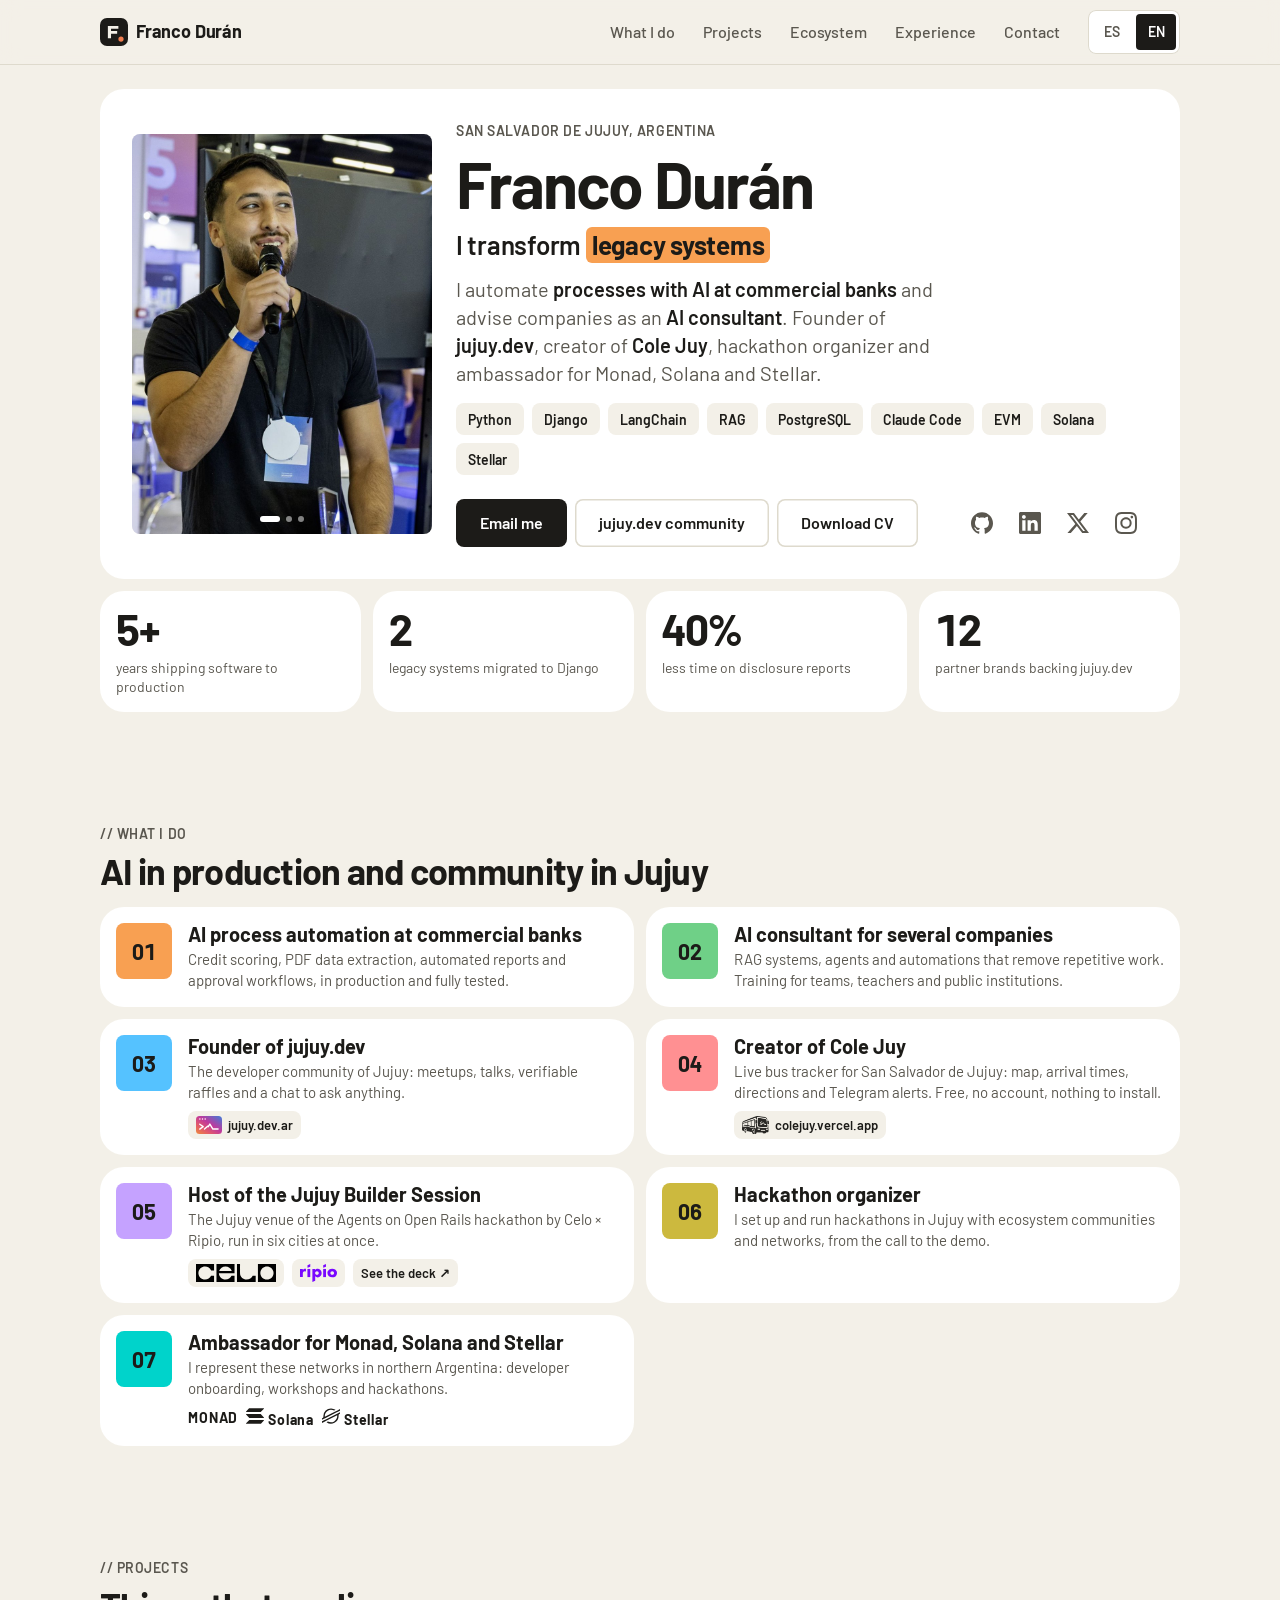
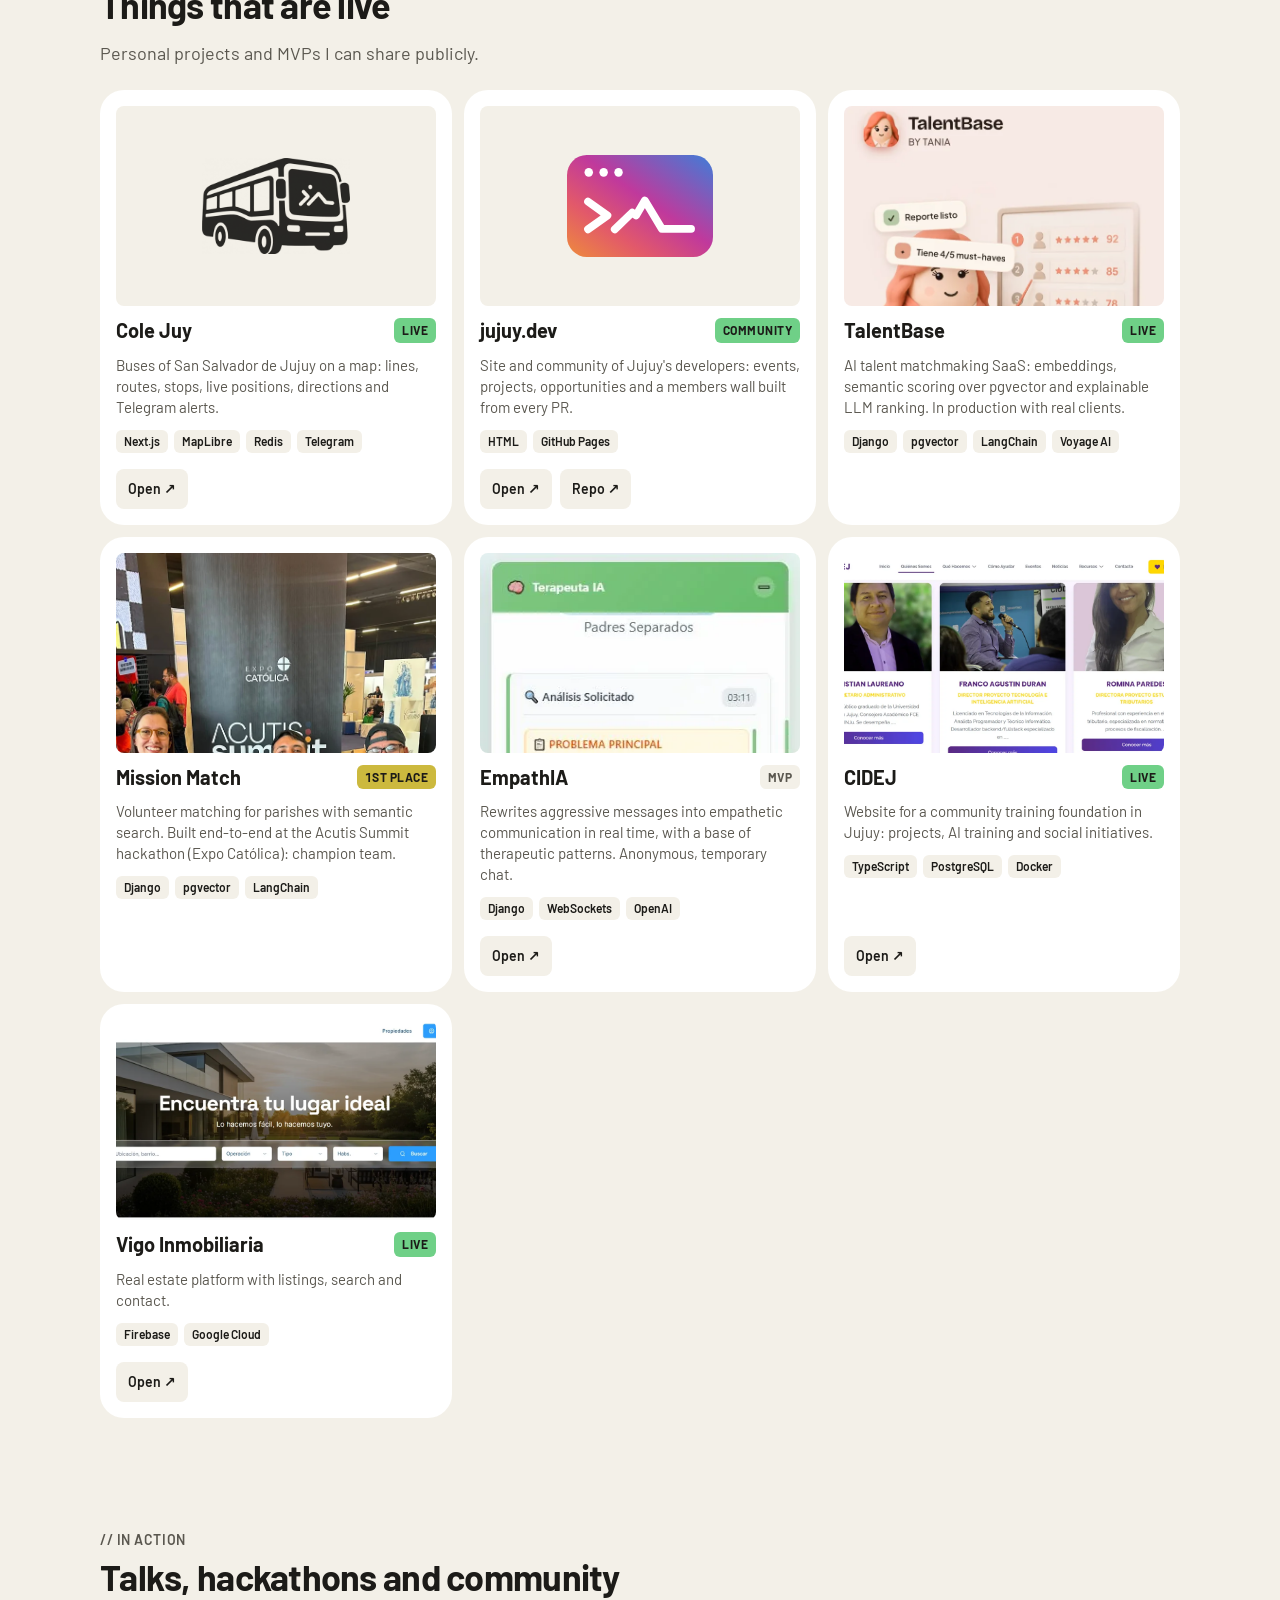
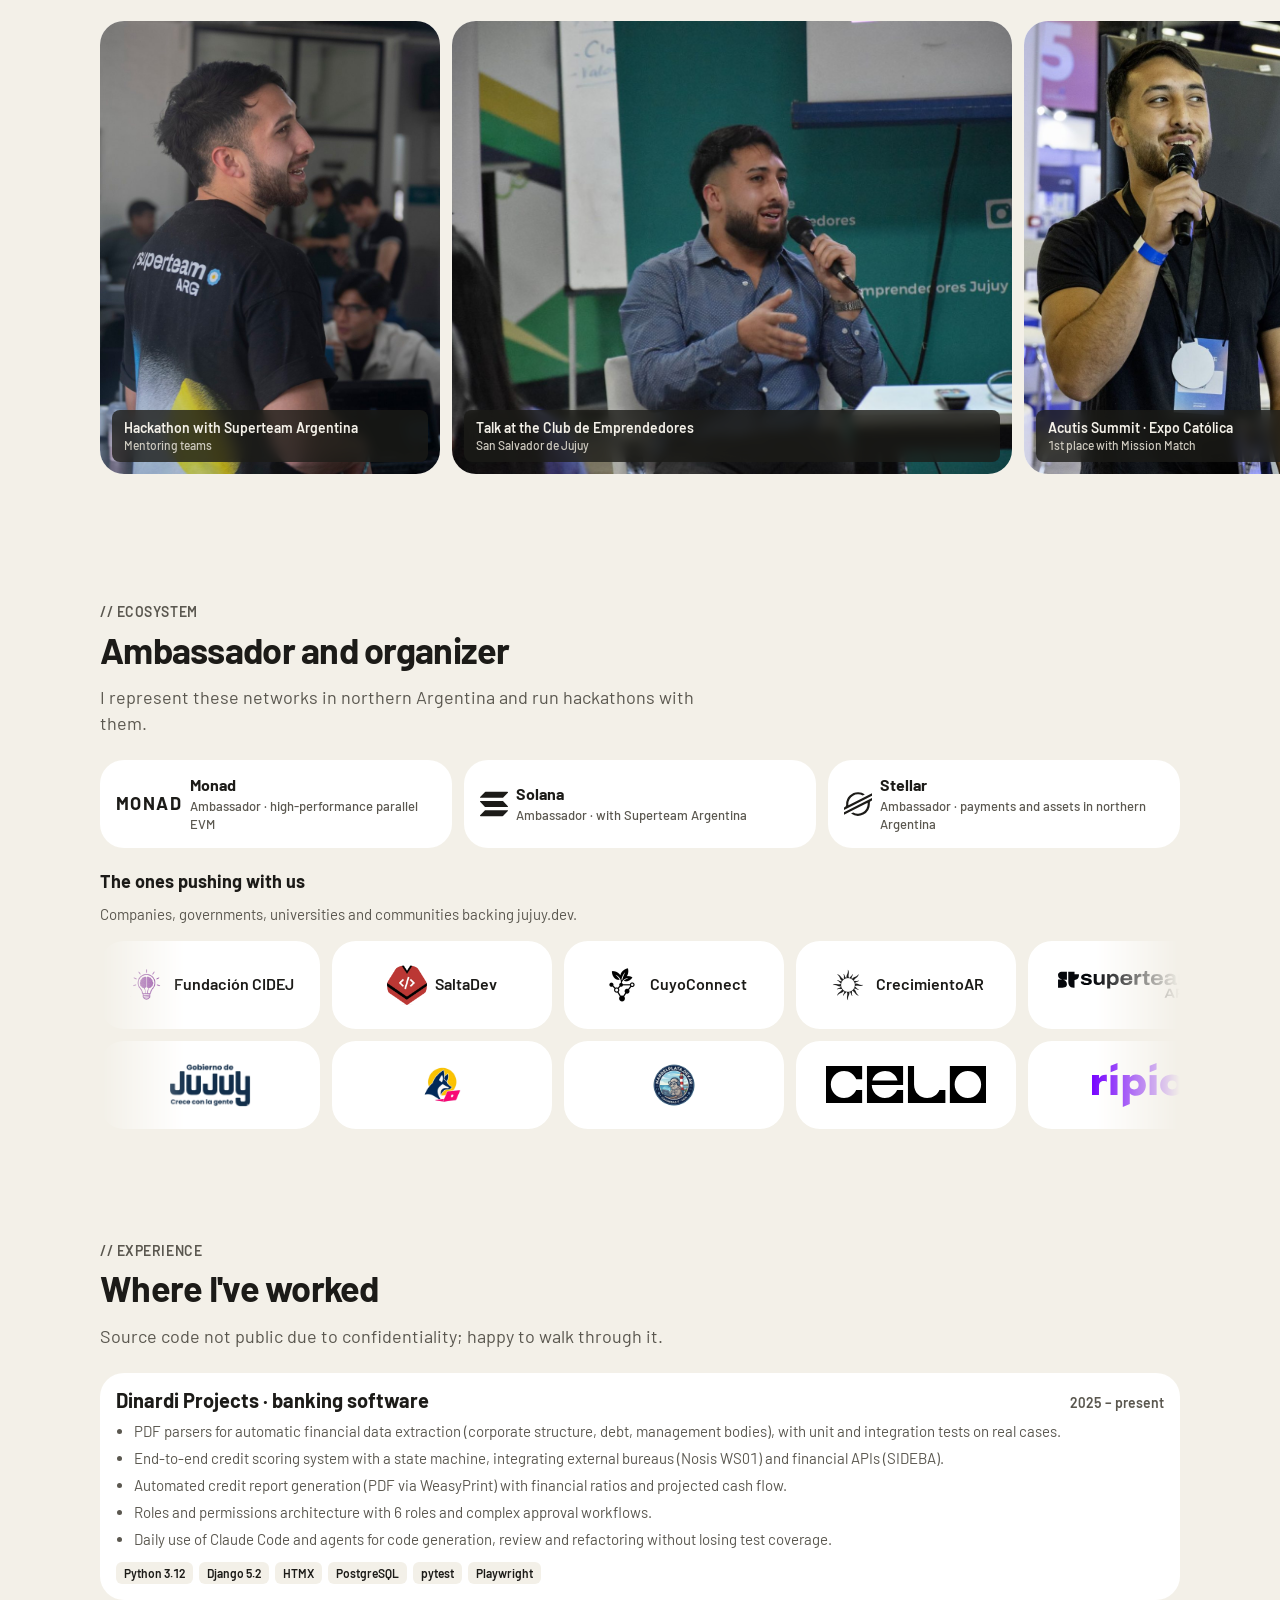
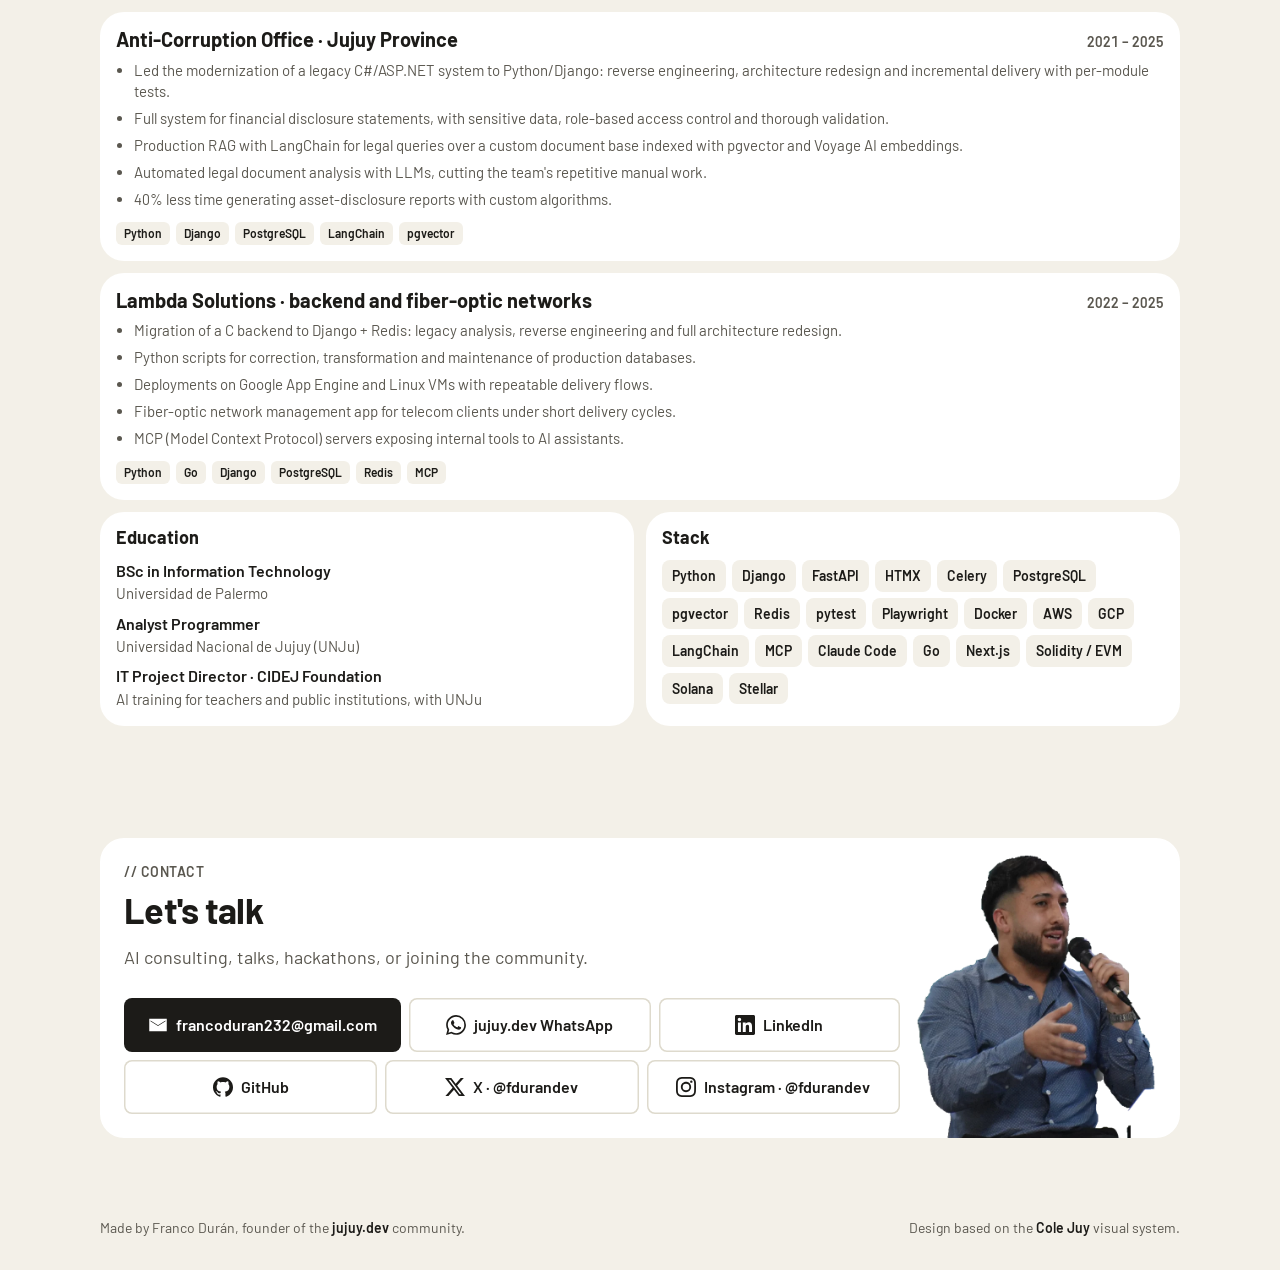
<file: index.html>
<!doctype html>
<html lang="es">
<head>
<meta charset="utf-8">
<meta name="viewport" content="width=device-width, initial-scale=1">
<title>Franco Durán · IA, bancos y comunidad en Jujuy</title>
<meta name="description" content="Franco Durán: automatización de procesos con IA en bancos comerciales, consultor de IA, fundador de jujuy.dev, creador de Cole Juy, organizador de hackathons y embajador de Monad, Solana y Stellar.">
<meta property="og:title" content="Franco Durán">
<meta property="og:description" content="IA en bancos, consultor de IA, fundador de jujuy.dev y creador de Cole Juy.">
<meta property="og:image" content="https://francoduran23.github.io/francoduran/assets/franco.jpg">
<meta property="og:type" content="website">
<meta name="theme-color" content="#f3f0e8" media="(prefers-color-scheme: light)">
<meta name="theme-color" content="#171714" media="(prefers-color-scheme: dark)">
<link rel="icon" href="data:image/svg+xml,<svg xmlns='http://www.w3.org/2000/svg' viewBox='0 0 32 32'><rect width='32' height='32' rx='8' fill='%231c1b18'/><path d='M9 23V9h12v3.2h-8.4v2.6h7v3.1h-7V23z' fill='%23f3f0e8'/><circle cx='24' cy='24' r='3' fill='%23ef7d4f'/></svg>">
<link rel="preload" href="fonts/barlow-latin-700-normal.woff2" as="font" type="font/woff2" crossorigin>
<link rel="stylesheet" href="styles.css?v=3">
</head>
<body>

<header class="top">
  <div class="wrap">
    <a class="logo" href="#inicio" aria-label="Franco Durán">
      <svg viewBox="0 0 32 32" aria-hidden="true"><rect width="32" height="32" rx="8" fill="currentColor"/><path d="M9 23V9h12v3.2h-8.4v2.6h7v3.1h-7V23z" fill="var(--ground)"/><circle cx="24" cy="24" r="3" fill="var(--mark)"/></svg>
      <span>Franco Durán</span>
    </a>
    <nav class="nav" aria-label="Secciones">
      <a href="#hago" data-t="nav.do">Lo que hago</a>
      <a href="#proyectos" data-t="nav.projects">Proyectos</a>
      <a href="#ecosistema" data-t="nav.eco">Ecosistema</a>
      <a href="#experiencia" data-t="nav.work">Experiencia</a>
      <a href="#contacto" data-t="nav.contact">Contacto</a>
    </nav>
    <div class="seg" role="group" aria-label="Idioma">
      <button data-lang="es" aria-pressed="true">ES</button>
      <button data-lang="en" aria-pressed="false">EN</button>
    </div>
  </div>
</header>

<main id="inicio">
  <section class="hero">
    <div class="wrap">
      <div class="panel">
        <div class="photo" id="hero-photos">
          <img class="on" src="assets/franco.jpg" alt="Franco Durán hablando con micrófono en un evento" width="890" height="1200">
          <img src="assets/franco-superteam.jpg" alt="Franco Durán con la remera de Superteam Argentina en un hackathon" width="900" height="1200" loading="lazy">
          <img src="assets/franco-charla.jpg" alt="Franco Durán dando una charla en el Club de Emprendedores de Jujuy" width="899" height="1200" loading="lazy">
          <div class="photo-dots" aria-hidden="true"><i class="on"></i><i></i><i></i></div>
        </div>
        <div>
          <p class="eyebrow" data-t="hero.eyebrow">San Salvador de Jujuy, Argentina</p>
          <h1 class="split" aria-label="Franco Durán"><span>Franco</span> <span>Durán</span></h1>
          <p class="rotator" aria-live="polite"><span data-t="hero.rotPrefix">Transformo</span> <span class="rot" id="rot"><b>sistemas legacy</b></span></p>
          <p class="role" data-t="hero.role"></p>
          <div class="tags" id="hero-tags"></div>
          <div class="cta">
            <a class="button primary" href="mailto:francoduran232@gmail.com" data-t="hero.write">Escribime</a>
            <a class="button" href="https://chat.whatsapp.com/Bj1KKgjcLue2FOVuX8osmq" target="_blank" rel="noopener" data-t="hero.community">Comunidad jujuy.dev</a>
            <a class="button" id="cv-link" href="cv/Franco-Duran-CV-ES.pdf" target="_blank" rel="noopener" data-t="hero.cv">Descargar CV</a>
            <div class="social" id="hero-social"></div>
          </div>
        </div>
      </div>
      <div class="stats" id="stats"></div>
    </div>
  </section>

  <section id="hago">
    <div class="wrap">
      <p class="eyebrow" data-t="do.eyebrow">// lo que hago</p>
      <h2 data-t="do.title">IA en producción y comunidad en Jujuy</h2>
      <div class="roles" id="roles"></div>
    </div>
  </section>

  <section id="proyectos">
    <div class="wrap">
      <p class="eyebrow" data-t="projects.eyebrow">// proyectos</p>
      <h2 data-t="projects.title">Cosas que están andando</h2>
      <p class="lead" data-t="projects.lead">Proyectos propios y MVPs que puedo mostrar en público.</p>
      <div class="projects" id="projects" style="margin-top: var(--s5)"></div>
    </div>
  </section>

  <section id="accion" class="gallery-sec">
    <div class="wrap">
      <p class="eyebrow" data-t="gallery.eyebrow">// en acción</p>
      <h2 data-t="gallery.title">Charlas, hackathons y comunidad</h2>
    </div>
    <div class="gallery" id="gallery"></div>
  </section>

  <section id="ecosistema">
    <div class="wrap">
      <p class="eyebrow" data-t="eco.eyebrow">// ecosistema</p>
      <h2 data-t="eco.title">Embajador y organizador</h2>
      <p class="lead" data-t="eco.lead">Represento a estas redes en el NOA y organizo hackathons con ellas.</p>
      <div class="ambassador" id="ambassador" style="margin-top: var(--s5)"></div>
      <h3 style="font-size:18px; margin-bottom: var(--s3)" data-t="eco.brandsTitle">Los que empujan con nosotros</h3>
      <p class="lead" style="font-size:15px; margin-bottom: var(--s4)" data-t="eco.brandsLead">Empresas, gobiernos, universidades y comunidades que apoyan a jujuy.dev.</p>
      <div class="marquee" id="brands"></div>
    </div>
  </section>

  <section id="experiencia">
    <div class="wrap">
      <p class="eyebrow" data-t="work.eyebrow">// experiencia</p>
      <h2 data-t="work.title">Dónde trabajé</h2>
      <p class="lead" data-t="work.lead">Código no público por confidencialidad; lo explico en una charla.</p>
      <div class="timeline" id="jobs" style="margin-top: var(--s5)"></div>
      <div class="two" style="margin-top: var(--s3)">
        <div class="panel"><h3 data-t="work.edu">Formación</h3><ul id="edu"></ul></div>
        <div class="panel"><h3 data-t="work.skills">Stack</h3><div class="skills" id="skills"></div></div>
      </div>
    </div>
  </section>

  <section id="contacto" class="contact">
    <div class="wrap">
      <div class="panel has-cutout">
        <img class="cutout" src="assets/franco-cutout.webp" alt="" width="568" height="700" loading="lazy">
        <div>
          <p class="eyebrow" data-t="contact.eyebrow">// contacto</p>
          <h2 data-t="contact.title">Hablemos</h2>
          <p class="lead" data-t="contact.lead">Consultoría de IA, charlas, hackathons o sumarte a la comunidad.</p>
        </div>
        <div class="row" id="contact-row"></div>
      </div>
    </div>
  </section>
</main>

<footer>
  <div class="wrap">
    <span data-t="footer.made">Hecho por Franco Durán, fundador de la comunidad <a href="https://jujuy.dev.ar" target="_blank" rel="noopener">jujuy.dev</a>.</span>
    <span data-t="footer.style">Diseño basado en el sistema visual de <a href="https://colejuy.vercel.app" target="_blank" rel="noopener">Cole Juy</a>.</span>
  </div>
</footer>

<script src="app.js?v=3"></script>
</body>
</html>
</file>
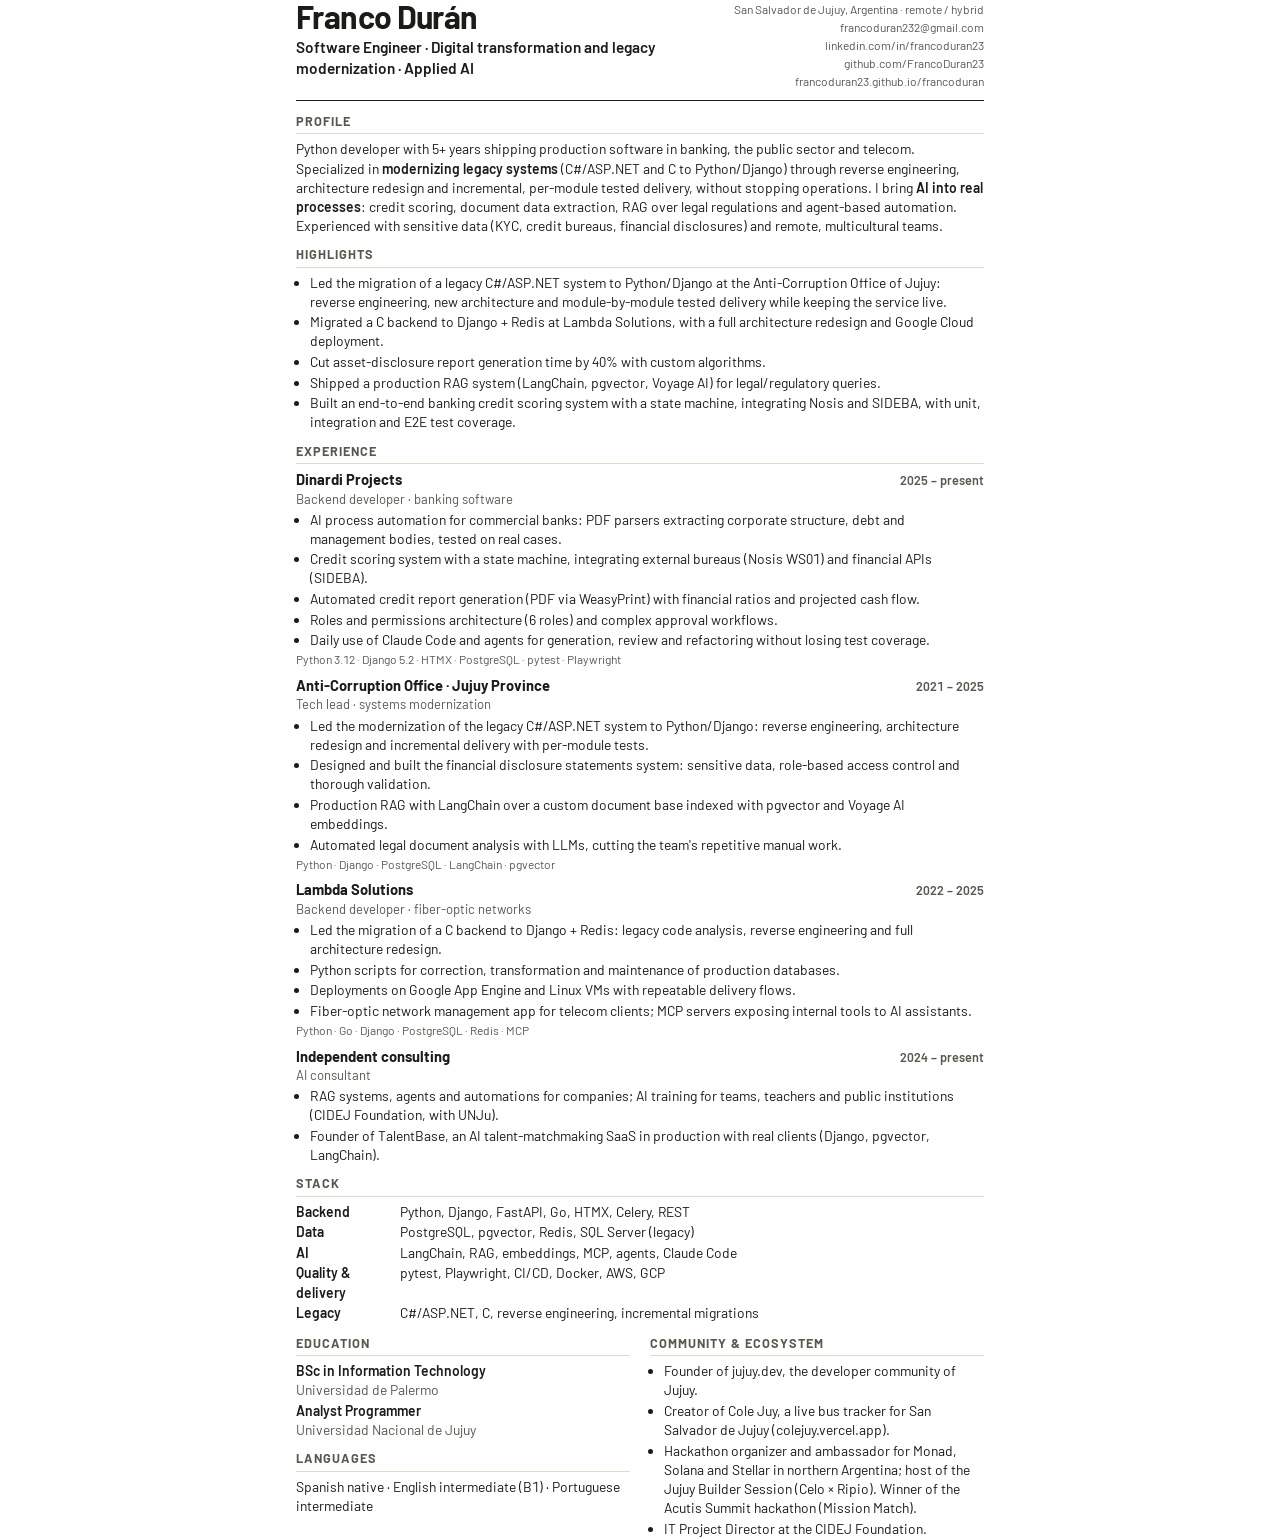
<file: cv/cv-en.html>
<!doctype html><html lang="en"><head><meta charset="utf-8"><title>CV · Franco Durán</title><style>
@font-face{font-family:Barlow;font-weight:400;src:url(../fonts/barlow-latin-400-normal.woff2) format('woff2')}
@font-face{font-family:Barlow;font-weight:500;src:url(../fonts/barlow-latin-500-normal.woff2) format('woff2')}
@font-face{font-family:Barlow;font-weight:600;src:url(../fonts/barlow-latin-600-normal.woff2) format('woff2')}
@font-face{font-family:Barlow;font-weight:700;src:url(../fonts/barlow-latin-700-normal.woff2) format('woff2')}
@page{size:A4;margin:14mm 14mm 14mm}
*{box-sizing:border-box;margin:0;padding:0}
body{font-family:Barlow,system-ui,sans-serif;color:#1c1b18;font-size:10.4pt;line-height:1.38;font-variant-numeric:tabular-nums;background:#fff}
.page{max-width:182mm;margin:0 auto}
header{display:flex;justify-content:space-between;gap:16px;align-items:flex-start;padding-bottom:10px;border-bottom:1.5px solid #1c1b18;margin-bottom:12px}
h1{font-size:24pt;font-weight:700;letter-spacing:-.02em;line-height:1}
.headline{font-size:11.5pt;font-weight:600;margin-top:5px;color:#1c1b18}
.contact{font-size:9pt;color:#5a574f;text-align:right;line-height:1.5;white-space:nowrap}
h2{font-size:9.5pt;font-weight:700;letter-spacing:.08em;text-transform:uppercase;color:#5a574f;margin:11px 0 5px;padding-bottom:3px;border-bottom:1px solid #dedacd}
p{color:#1c1b18}
b{font-weight:600}
ul{padding-left:14px}
li{margin:1.5px 0}
.job{margin-bottom:7px}.job .h,.job .role{break-after:avoid}
.job .h{display:flex;justify-content:space-between;gap:12px;align-items:baseline}
.job .h b{font-size:11pt;font-weight:700}
.job .h span{color:#5a574f;font-size:9.5pt;font-weight:600;white-space:nowrap}
.job .role{color:#5a574f;font-size:9.8pt;margin-bottom:2px}
.job .stack{font-size:9pt;color:#5a574f;margin-top:2px}
.grid{display:grid;grid-template-columns:1fr 1fr;gap:4px 20px}
.skills div{display:grid;grid-template-columns:96px 1fr;gap:8px;margin:1.5px 0}
.skills div b{font-weight:600}
.two{display:grid;grid-template-columns:1fr 1fr;gap:0 20px}
.edu div{margin:1.5px 0}.edu span{color:#5a574f}
</style></head><body><div class="page">
<header><div><h1>Franco Durán</h1><div class="headline">Software Engineer · Digital transformation and legacy modernization · Applied AI</div></div><div class="contact">San Salvador de Jujuy, Argentina · remote / hybrid<br>francoduran232@gmail.com<br>linkedin.com/in/francoduran23<br>github.com/FrancoDuran23<br>francoduran23.github.io/francoduran</div></header>
<h2>Profile</h2><p>Python developer with 5+ years shipping production software in banking, the public sector and telecom. Specialized in <b>modernizing legacy systems</b> (C#/ASP.NET and C to Python/Django) through reverse engineering, architecture redesign and incremental, per-module tested delivery, without stopping operations. I bring <b>AI into real processes</b>: credit scoring, document data extraction, RAG over legal regulations and agent-based automation. Experienced with sensitive data (KYC, credit bureaus, financial disclosures) and remote, multicultural teams.</p>
<h2>Highlights</h2><ul><li>Led the migration of a legacy C#/ASP.NET system to Python/Django at the Anti-Corruption Office of Jujuy: reverse engineering, new architecture and module-by-module tested delivery while keeping the service live.</li><li>Migrated a C backend to Django + Redis at Lambda Solutions, with a full architecture redesign and Google Cloud deployment.</li><li>Cut asset-disclosure report generation time by 40% with custom algorithms.</li><li>Shipped a production RAG system (LangChain, pgvector, Voyage AI) for legal/regulatory queries.</li><li>Built an end-to-end banking credit scoring system with a state machine, integrating Nosis and SIDEBA, with unit, integration and E2E test coverage.</li></ul>
<h2>Experience</h2><div class="job"><div class="h"><b>Dinardi Projects</b><span>2025 – present</span></div><div class="role">Backend developer · banking software</div><ul><li>AI process automation for commercial banks: PDF parsers extracting corporate structure, debt and management bodies, tested on real cases.</li><li>Credit scoring system with a state machine, integrating external bureaus (Nosis WS01) and financial APIs (SIDEBA).</li><li>Automated credit report generation (PDF via WeasyPrint) with financial ratios and projected cash flow.</li><li>Roles and permissions architecture (6 roles) and complex approval workflows.</li><li>Daily use of Claude Code and agents for generation, review and refactoring without losing test coverage.</li></ul><div class=stack>Python 3.12 · Django 5.2 · HTMX · PostgreSQL · pytest · Playwright</div></div><div class="job"><div class="h"><b>Anti-Corruption Office · Jujuy Province</b><span>2021 – 2025</span></div><div class="role">Tech lead · systems modernization</div><ul><li>Led the modernization of the legacy C#/ASP.NET system to Python/Django: reverse engineering, architecture redesign and incremental delivery with per-module tests.</li><li>Designed and built the financial disclosure statements system: sensitive data, role-based access control and thorough validation.</li><li>Production RAG with LangChain over a custom document base indexed with pgvector and Voyage AI embeddings.</li><li>Automated legal document analysis with LLMs, cutting the team&#x27;s repetitive manual work.</li></ul><div class=stack>Python · Django · PostgreSQL · LangChain · pgvector</div></div><div class="job"><div class="h"><b>Lambda Solutions</b><span>2022 – 2025</span></div><div class="role">Backend developer · fiber-optic networks</div><ul><li>Led the migration of a C backend to Django + Redis: legacy code analysis, reverse engineering and full architecture redesign.</li><li>Python scripts for correction, transformation and maintenance of production databases.</li><li>Deployments on Google App Engine and Linux VMs with repeatable delivery flows.</li><li>Fiber-optic network management app for telecom clients; MCP servers exposing internal tools to AI assistants.</li></ul><div class=stack>Python · Go · Django · PostgreSQL · Redis · MCP</div></div><div class="job"><div class="h"><b>Independent consulting</b><span>2024 – present</span></div><div class="role">AI consultant</div><ul><li>RAG systems, agents and automations for companies; AI training for teams, teachers and public institutions (CIDEJ Foundation, with UNJu).</li><li>Founder of TalentBase, an AI talent-matchmaking SaaS in production with real clients (Django, pgvector, LangChain).</li></ul></div>
<h2>Stack</h2><div class="skills"><div><b>Backend</b><span>Python, Django, FastAPI, Go, HTMX, Celery, REST</span></div><div><b>Data</b><span>PostgreSQL, pgvector, Redis, SQL Server (legacy)</span></div><div><b>AI</b><span>LangChain, RAG, embeddings, MCP, agents, Claude Code</span></div><div><b>Quality &amp; delivery</b><span>pytest, Playwright, CI/CD, Docker, AWS, GCP</span></div><div><b>Legacy</b><span>C#/ASP.NET, C, reverse engineering, incremental migrations</span></div></div>
<div class="two"><div><h2>Education</h2><div class="edu"><div><b>BSc in Information Technology</b><br><span>Universidad de Palermo</span></div><div><b>Analyst Programmer</b><br><span>Universidad Nacional de Jujuy</span></div></div><h2>Languages</h2><p>Spanish native · English intermediate (B1) · Portuguese intermediate</p></div>
<div><h2>Community &amp; ecosystem</h2><ul><li>Founder of jujuy.dev, the developer community of Jujuy.</li><li>Creator of Cole Juy, a live bus tracker for San Salvador de Jujuy (colejuy.vercel.app).</li><li>Hackathon organizer and ambassador for Monad, Solana and Stellar in northern Argentina; host of the Jujuy Builder Session (Celo × Ripio). Winner of the Acutis Summit hackathon (Mission Match).</li><li>IT Project Director at the CIDEJ Foundation.</li></ul></div></div>
</div></body></html>
</file>
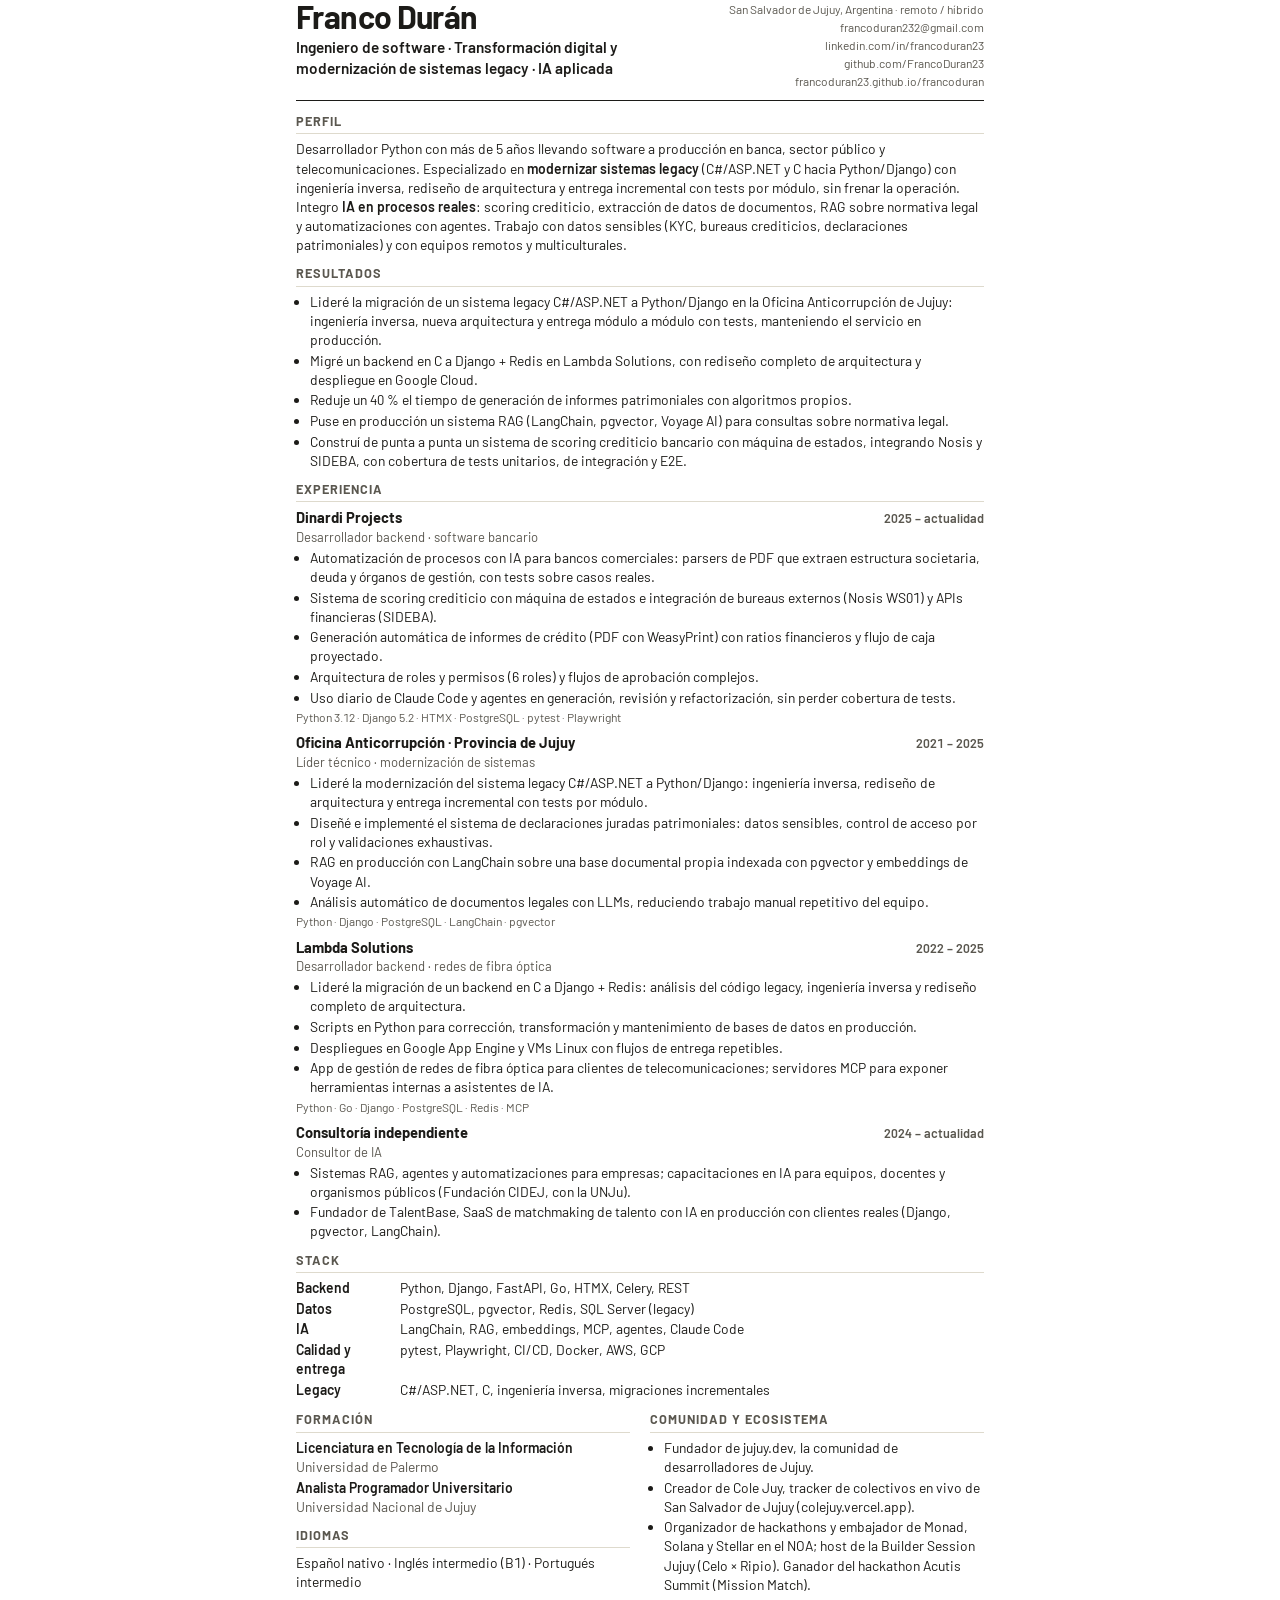
<file: cv/cv-es.html>
<!doctype html><html lang="es"><head><meta charset="utf-8"><title>CV · Franco Durán</title><style>
@font-face{font-family:Barlow;font-weight:400;src:url(../fonts/barlow-latin-400-normal.woff2) format('woff2')}
@font-face{font-family:Barlow;font-weight:500;src:url(../fonts/barlow-latin-500-normal.woff2) format('woff2')}
@font-face{font-family:Barlow;font-weight:600;src:url(../fonts/barlow-latin-600-normal.woff2) format('woff2')}
@font-face{font-family:Barlow;font-weight:700;src:url(../fonts/barlow-latin-700-normal.woff2) format('woff2')}
@page{size:A4;margin:14mm 14mm 14mm}
*{box-sizing:border-box;margin:0;padding:0}
body{font-family:Barlow,system-ui,sans-serif;color:#1c1b18;font-size:10.4pt;line-height:1.38;font-variant-numeric:tabular-nums;background:#fff}
.page{max-width:182mm;margin:0 auto}
header{display:flex;justify-content:space-between;gap:16px;align-items:flex-start;padding-bottom:10px;border-bottom:1.5px solid #1c1b18;margin-bottom:12px}
h1{font-size:24pt;font-weight:700;letter-spacing:-.02em;line-height:1}
.headline{font-size:11.5pt;font-weight:600;margin-top:5px;color:#1c1b18}
.contact{font-size:9pt;color:#5a574f;text-align:right;line-height:1.5;white-space:nowrap}
h2{font-size:9.5pt;font-weight:700;letter-spacing:.08em;text-transform:uppercase;color:#5a574f;margin:11px 0 5px;padding-bottom:3px;border-bottom:1px solid #dedacd}
p{color:#1c1b18}
b{font-weight:600}
ul{padding-left:14px}
li{margin:1.5px 0}
.job{margin-bottom:7px}.job .h,.job .role{break-after:avoid}
.job .h{display:flex;justify-content:space-between;gap:12px;align-items:baseline}
.job .h b{font-size:11pt;font-weight:700}
.job .h span{color:#5a574f;font-size:9.5pt;font-weight:600;white-space:nowrap}
.job .role{color:#5a574f;font-size:9.8pt;margin-bottom:2px}
.job .stack{font-size:9pt;color:#5a574f;margin-top:2px}
.grid{display:grid;grid-template-columns:1fr 1fr;gap:4px 20px}
.skills div{display:grid;grid-template-columns:96px 1fr;gap:8px;margin:1.5px 0}
.skills div b{font-weight:600}
.two{display:grid;grid-template-columns:1fr 1fr;gap:0 20px}
.edu div{margin:1.5px 0}.edu span{color:#5a574f}
</style></head><body><div class="page">
<header><div><h1>Franco Durán</h1><div class="headline">Ingeniero de software · Transformación digital y modernización de sistemas legacy · IA aplicada</div></div><div class="contact">San Salvador de Jujuy, Argentina · remoto / híbrido<br>francoduran232@gmail.com<br>linkedin.com/in/francoduran23<br>github.com/FrancoDuran23<br>francoduran23.github.io/francoduran</div></header>
<h2>Perfil</h2><p>Desarrollador Python con más de 5 años llevando software a producción en banca, sector público y telecomunicaciones. Especializado en <b>modernizar sistemas legacy</b> (C#/ASP.NET y C hacia Python/Django) con ingeniería inversa, rediseño de arquitectura y entrega incremental con tests por módulo, sin frenar la operación. Integro <b>IA en procesos reales</b>: scoring crediticio, extracción de datos de documentos, RAG sobre normativa legal y automatizaciones con agentes. Trabajo con datos sensibles (KYC, bureaus crediticios, declaraciones patrimoniales) y con equipos remotos y multiculturales.</p>
<h2>Resultados</h2><ul><li>Lideré la migración de un sistema legacy C#/ASP.NET a Python/Django en la Oficina Anticorrupción de Jujuy: ingeniería inversa, nueva arquitectura y entrega módulo a módulo con tests, manteniendo el servicio en producción.</li><li>Migré un backend en C a Django + Redis en Lambda Solutions, con rediseño completo de arquitectura y despliegue en Google Cloud.</li><li>Reduje un 40 % el tiempo de generación de informes patrimoniales con algoritmos propios.</li><li>Puse en producción un sistema RAG (LangChain, pgvector, Voyage AI) para consultas sobre normativa legal.</li><li>Construí de punta a punta un sistema de scoring crediticio bancario con máquina de estados, integrando Nosis y SIDEBA, con cobertura de tests unitarios, de integración y E2E.</li></ul>
<h2>Experiencia</h2><div class="job"><div class="h"><b>Dinardi Projects</b><span>2025 – actualidad</span></div><div class="role">Desarrollador backend · software bancario</div><ul><li>Automatización de procesos con IA para bancos comerciales: parsers de PDF que extraen estructura societaria, deuda y órganos de gestión, con tests sobre casos reales.</li><li>Sistema de scoring crediticio con máquina de estados e integración de bureaus externos (Nosis WS01) y APIs financieras (SIDEBA).</li><li>Generación automática de informes de crédito (PDF con WeasyPrint) con ratios financieros y flujo de caja proyectado.</li><li>Arquitectura de roles y permisos (6 roles) y flujos de aprobación complejos.</li><li>Uso diario de Claude Code y agentes en generación, revisión y refactorización, sin perder cobertura de tests.</li></ul><div class=stack>Python 3.12 · Django 5.2 · HTMX · PostgreSQL · pytest · Playwright</div></div><div class="job"><div class="h"><b>Oficina Anticorrupción · Provincia de Jujuy</b><span>2021 – 2025</span></div><div class="role">Líder técnico · modernización de sistemas</div><ul><li>Lideré la modernización del sistema legacy C#/ASP.NET a Python/Django: ingeniería inversa, rediseño de arquitectura y entrega incremental con tests por módulo.</li><li>Diseñé e implementé el sistema de declaraciones juradas patrimoniales: datos sensibles, control de acceso por rol y validaciones exhaustivas.</li><li>RAG en producción con LangChain sobre una base documental propia indexada con pgvector y embeddings de Voyage AI.</li><li>Análisis automático de documentos legales con LLMs, reduciendo trabajo manual repetitivo del equipo.</li></ul><div class=stack>Python · Django · PostgreSQL · LangChain · pgvector</div></div><div class="job"><div class="h"><b>Lambda Solutions</b><span>2022 – 2025</span></div><div class="role">Desarrollador backend · redes de fibra óptica</div><ul><li>Lideré la migración de un backend en C a Django + Redis: análisis del código legacy, ingeniería inversa y rediseño completo de arquitectura.</li><li>Scripts en Python para corrección, transformación y mantenimiento de bases de datos en producción.</li><li>Despliegues en Google App Engine y VMs Linux con flujos de entrega repetibles.</li><li>App de gestión de redes de fibra óptica para clientes de telecomunicaciones; servidores MCP para exponer herramientas internas a asistentes de IA.</li></ul><div class=stack>Python · Go · Django · PostgreSQL · Redis · MCP</div></div><div class="job"><div class="h"><b>Consultoría independiente</b><span>2024 – actualidad</span></div><div class="role">Consultor de IA</div><ul><li>Sistemas RAG, agentes y automatizaciones para empresas; capacitaciones en IA para equipos, docentes y organismos públicos (Fundación CIDEJ, con la UNJu).</li><li>Fundador de TalentBase, SaaS de matchmaking de talento con IA en producción con clientes reales (Django, pgvector, LangChain).</li></ul></div>
<h2>Stack</h2><div class="skills"><div><b>Backend</b><span>Python, Django, FastAPI, Go, HTMX, Celery, REST</span></div><div><b>Datos</b><span>PostgreSQL, pgvector, Redis, SQL Server (legacy)</span></div><div><b>IA</b><span>LangChain, RAG, embeddings, MCP, agentes, Claude Code</span></div><div><b>Calidad y entrega</b><span>pytest, Playwright, CI/CD, Docker, AWS, GCP</span></div><div><b>Legacy</b><span>C#/ASP.NET, C, ingeniería inversa, migraciones incrementales</span></div></div>
<div class="two"><div><h2>Formación</h2><div class="edu"><div><b>Licenciatura en Tecnología de la Información</b><br><span>Universidad de Palermo</span></div><div><b>Analista Programador Universitario</b><br><span>Universidad Nacional de Jujuy</span></div></div><h2>Idiomas</h2><p>Español nativo · Inglés intermedio (B1) · Portugués intermedio</p></div>
<div><h2>Comunidad y ecosistema</h2><ul><li>Fundador de jujuy.dev, la comunidad de desarrolladores de Jujuy.</li><li>Creador de Cole Juy, tracker de colectivos en vivo de San Salvador de Jujuy (colejuy.vercel.app).</li><li>Organizador de hackathons y embajador de Monad, Solana y Stellar en el NOA; host de la Builder Session Jujuy (Celo × Ripio). Ganador del hackathon Acutis Summit (Mission Match).</li><li>Director de Proyectos IT en la Fundación CIDEJ.</li></ul></div></div>
</div></body></html>
</file>
<file: styles.css>
/* Franco Durán · portfolio
   Sistema visual tomado de Cole Juy (colejuy.vercel.app): tokens por rol, Barlow,
   una sola escala de espaciado (4-32), radios concéntricos (24 → 8), sin sombras. */

@font-face { font-family: "Barlow"; font-weight: 400; font-display: swap; src: url("fonts/barlow-latin-400-normal.woff2") format("woff2"); }
@font-face { font-family: "Barlow"; font-weight: 500; font-display: swap; src: url("fonts/barlow-latin-500-normal.woff2") format("woff2"); }
@font-face { font-family: "Barlow"; font-weight: 600; font-display: swap; src: url("fonts/barlow-latin-600-normal.woff2") format("woff2"); }
@font-face { font-family: "Barlow"; font-weight: 700; font-display: swap; src: url("fonts/barlow-latin-700-normal.woff2") format("woff2"); }

:root {
  color-scheme: light;
  --ground: #f3f0e8;
  --surface: #ffffff;
  --ink: #1c1b18;
  --ink-soft: #5a574f;
  --rule: #dedacd;
  --warn: #8a3b00;
  --focus: #1c1b18;
  --on-ink: #ffffff;
  --ink-hover: #3a3832;
  --mark: #ef7d4f; /* solo para el isologo, como en Cole Juy */

  --s1: 4px; --s2: 8px; --s3: 12px; --s4: 16px; --s5: 24px; --s6: 32px;
  --r-panel: 24px;
  --r-control: 8px;
  --ease-out: cubic-bezier(.23, 1, .32, 1);
  --max: 1080px;

  /* Chapas: mismo brillo, saturación viva, texto oscuro (como las líneas de colectivo). */
  --c1: oklch(.78 .14 60);
  --c2: oklch(.78 .14 150);
  --c3: oklch(.78 .14 240);
  --c4: oklch(.78 .14 20);
  --c5: oklch(.78 .14 300);
  --c6: oklch(.78 .14 100);
  --c7: oklch(.78 .14 190);
}
@media (prefers-color-scheme: dark) {
  :root:not([data-theme="light"]) {
    color-scheme: dark;
    --ground: #171714;
    --surface: #22211d;
    --ink: #f3f0e8;
    --ink-soft: #aaa69c;
    --rule: #3b3932;
    --warn: #ffb16c;
    --focus: #f3f0e8;
    --on-ink: #1c1b18;
    --ink-hover: #d8d4c9;
  }
}
:root[data-theme="dark"] {
  color-scheme: dark;
  --ground: #171714; --surface: #22211d; --ink: #f3f0e8; --ink-soft: #aaa69c; --rule: #3b3932; --warn: #ffb16c; --focus: #f3f0e8; --on-ink: #1c1b18; --ink-hover: #d8d4c9;
}

* { box-sizing: border-box; margin: 0; padding: 0; }
html { scroll-behavior: smooth; }
body {
  background: var(--ground);
  color: var(--ink);
  font-family: "Barlow", system-ui, sans-serif;
  font-size: 16px;
  line-height: 1.4;
  font-variant-numeric: tabular-nums;
  -webkit-font-smoothing: antialiased;
}
button { cursor: pointer; font: inherit; color: inherit; background: none; border: 0; touch-action: manipulation; }
a { color: inherit; text-decoration: none; }
img { display: block; max-width: 100%; }
h1, h2, h3 { text-wrap: balance; line-height: 1.1; }
:focus-visible { outline: 2px solid var(--focus); outline-offset: 2px; }
.sr-only { position: absolute; width: 1px; height: 1px; overflow: hidden; clip-path: inset(50%); white-space: nowrap; }

.wrap { width: min(100% - 2 * var(--s4), var(--max)); margin-inline: auto; }

/* ---------- Header ---------- */
.top {
  position: sticky; top: 0; z-index: 10;
  background: color-mix(in srgb, var(--ground) 88%, transparent);
  backdrop-filter: blur(10px);
  border-bottom: 1px solid var(--rule);
}
.top .wrap { display: flex; align-items: center; gap: var(--s4); min-height: 64px; }
.logo { display: flex; align-items: center; gap: var(--s2); font-weight: 700; font-size: 18px; letter-spacing: -.01em; }
.logo svg { width: 28px; height: 28px; }
.nav { margin-left: auto; display: flex; gap: var(--s1); }
.nav a { padding: 0 var(--s3); min-height: 44px; display: inline-flex; align-items: center; border-radius: var(--r-control); color: var(--ink-soft); font-weight: 500; }
.nav a:hover { background: var(--surface); color: var(--ink); }
.seg { display: grid; grid-auto-flow: column; gap: var(--s1); padding: var(--s1); border-radius: var(--r-control); background: var(--surface); box-shadow: inset 0 0 0 1px var(--rule); }
.seg button { min-width: 40px; height: 36px; border-radius: calc(var(--r-control) - var(--s1)); color: var(--ink-soft); font-weight: 600; font-size: 14px; }
.seg button[aria-pressed="true"] { background: var(--ink); color: var(--on-ink); }
@media (max-width: 720px) { .nav { display: none; } .seg { margin-left: auto; } }

/* ---------- Botones ---------- */
.button {
  display: inline-flex; align-items: center; justify-content: center; gap: var(--s2);
  min-height: 48px; padding: 0 var(--s5);
  border-radius: var(--r-control);
  background: var(--surface); box-shadow: inset 0 0 0 1.5px var(--rule);
  font-weight: 600;
  transition: background-color 120ms var(--ease-out), transform 120ms var(--ease-out);
}
.button.primary { background: var(--ink); color: var(--on-ink); box-shadow: none; }
.button:hover { background: var(--rule); }
.button.primary:hover { background: var(--ink-hover); }
.button:active { transform: scale(.97); }
.button svg { width: 20px; height: 20px; fill: currentColor; }
.icon-button { display: grid; place-items: center; width: 44px; height: 44px; border-radius: var(--r-control); color: var(--ink-soft); transition: background-color 120ms var(--ease-out); }
.icon-button:hover { background: var(--surface); color: var(--ink); }
.icon-button svg { width: 22px; height: 22px; fill: currentColor; }

/* ---------- Secciones ---------- */
section { padding: var(--s6) 0; }
@media (min-width: 720px) { section { padding: 56px 0; } }
.eyebrow { font-size: 14px; font-weight: 600; letter-spacing: .04em; text-transform: uppercase; color: var(--ink-soft); margin-bottom: var(--s2); }
h2 { font-size: clamp(26px, 4vw, 36px); font-weight: 700; letter-spacing: -.02em; margin-bottom: var(--s4); }
.lead { color: var(--ink-soft); font-size: 18px; max-width: 60ch; }
.panel { background: var(--surface); border-radius: var(--r-panel); padding: var(--s4); }
.plate { border-radius: var(--r-control); }

/* ---------- Hero ---------- */
.hero { padding-top: var(--s5); }
.hero .panel { display: grid; gap: var(--s5); grid-template-columns: 1fr; padding: var(--s5); }
@media (min-width: 720px) { .hero .panel { grid-template-columns: 300px 1fr; align-items: center; padding: var(--s6); } }
.photo { position: relative; border-radius: var(--r-control); overflow: hidden; aspect-ratio: 3 / 4; background: var(--ground); }
.photo img { position: absolute; inset: 0; width: 100%; height: 100%; object-fit: cover; object-position: 50% 10%; opacity: 0; transform: scale(1.08); transition: opacity 900ms var(--ease-out), transform 7s linear; }
.photo img.on { opacity: 1; transform: scale(1); }
.photo-dots { position: absolute; left: 50%; bottom: var(--s3); translate: -50% 0; display: flex; gap: 6px; z-index: 2; }
.photo-dots i { width: 6px; height: 6px; border-radius: 3px; background: rgb(255 255 255 / .5); transition: width 300ms var(--ease-out), background-color 300ms; }
.photo-dots i.on { width: 20px; background: #fff; }
.hero h1 { font-size: clamp(36px, 7vw, 64px); font-weight: 700; letter-spacing: -.03em; }
.hero .role { font-size: 20px; color: var(--ink-soft); margin: var(--s3) 0 var(--s4); max-width: 44ch; }
.hero .role b { color: var(--ink); font-weight: 600; }
.tags { display: flex; flex-wrap: wrap; gap: var(--s2); margin-bottom: var(--s5); }
.tag { display: inline-flex; align-items: center; min-height: 32px; padding: 0 var(--s3); border-radius: var(--r-control); background: var(--ground); font-size: 14px; font-weight: 600; }
.cta { display: flex; flex-wrap: wrap; gap: var(--s2); align-items: center; }
.cta .social { display: flex; gap: var(--s1); margin-left: auto; }

/* ---------- Lo que hago: chapas ---------- */
.roles { display: grid; gap: var(--s3); grid-template-columns: 1fr; }
@media (min-width: 720px) { .roles { grid-template-columns: 1fr 1fr; } }
.role-card { display: grid; grid-template-columns: 56px 1fr; gap: var(--s4); align-items: start; padding: var(--s4); background: var(--surface); border-radius: var(--r-panel); min-height: 44px; }
.chapa { display: grid; place-items: center; width: 56px; height: 56px; border-radius: var(--r-control); background: var(--c, var(--ink)); color: #1c1b18; font-weight: 700; font-size: 22px; }
.role-card h3 { font-size: 20px; font-weight: 700; margin-bottom: var(--s1); }
.role-card p { color: var(--ink-soft); font-size: 15px; }
.role-card .mini { display: flex; gap: var(--s2); align-items: center; margin-top: var(--s2); flex-wrap: wrap; }
.role-card .mini img, .role-card .mini svg { height: 18px; width: auto; }
.role-card .mini svg { fill: var(--ink); }
.role-card .mini .word { font-weight: 700; font-size: 14px; letter-spacing: .06em; }
.role-card .mini a { display: inline-flex; align-items: center; gap: 6px; min-height: 28px; padding: 0 var(--s2); border-radius: var(--r-control); background: var(--ground); font-size: 13px; font-weight: 600; }

/* ---------- Proyectos ---------- */
.projects { display: grid; gap: var(--s3); grid-template-columns: 1fr; }
@media (min-width: 720px) { .projects { grid-template-columns: 1fr 1fr; } }
@media (min-width: 1000px) { .projects { grid-template-columns: 1fr 1fr 1fr; } }
.project { display: flex; flex-direction: column; background: var(--surface); border-radius: var(--r-panel); padding: var(--s4); gap: var(--s3); }
.project .shot { border-radius: var(--r-control); overflow: hidden; aspect-ratio: 16 / 10; background: var(--ground); display: grid; place-items: center; }
.project .shot img { width: 100%; height: 100%; object-fit: cover; }
.project .shot.logo-shot img { width: 46%; height: auto; object-fit: contain; }
.project .head { display: flex; align-items: center; justify-content: space-between; gap: var(--s2); }
.project h3 { font-size: 20px; font-weight: 700; }
.status { font-size: 12px; font-weight: 700; letter-spacing: .04em; text-transform: uppercase; padding: 4px 8px; border-radius: 6px; background: var(--ground); color: var(--ink-soft); white-space: nowrap; }
.status.live { background: var(--c2); color: #1c1b18; }
.status.win { background: var(--c6); color: #1c1b18; }
.project p { color: var(--ink-soft); font-size: 15px; }
.project .stack { display: flex; flex-wrap: wrap; gap: 6px; }
.project .stack span { font-size: 12px; font-weight: 600; padding: 3px 8px; border-radius: 6px; background: var(--ground); }
.project .links { margin-top: auto; display: flex; gap: var(--s2); padding-top: var(--s1); }
.project .links a { display: inline-flex; align-items: center; min-height: 40px; padding: 0 var(--s3); border-radius: var(--r-control); background: var(--ground); font-weight: 600; font-size: 14px; }
.project .links a:hover { background: var(--rule); }

/* ---------- Ecosistema: marcas ---------- */
.brands { display: grid; gap: var(--s3); grid-template-columns: repeat(2, 1fr); }
@media (min-width: 600px) { .brands { grid-template-columns: repeat(3, 1fr); } }
@media (min-width: 900px) { .brands { grid-template-columns: repeat(4, 1fr); } }
.brand { display: flex; align-items: center; justify-content: center; gap: var(--s2); min-height: 88px; padding: var(--s3) var(--s4); background: var(--surface); border-radius: var(--r-panel); color: var(--ink); font-weight: 600; text-align: center; transition: background-color 120ms var(--ease-out); }
.brand:hover { background: var(--rule); }
.brand img { max-height: 44px; max-width: 160px; width: auto; height: auto; object-fit: contain; }
.brand img.round { width: 40px; height: 40px; border-radius: 50%; }
.brand.plate-logo { background: #fff; }
.brand svg { width: 28px; height: 28px; fill: #1c1b18; flex: none; }
.brand .word { font-weight: 700; letter-spacing: .08em; font-size: 18px; }
.ambassador { display: grid; gap: var(--s3); grid-template-columns: 1fr; margin-bottom: var(--s5); }
@media (min-width: 720px) { .ambassador { grid-template-columns: 1fr 1fr 1fr; } }
.ambassador .brand { justify-content: flex-start; text-align: left; }
.ambassador .brand small { display: block; font-weight: 500; color: var(--ink-soft); font-size: 13px; }
.ambassador .brand span:not(.word) { display: grid; }

/* ---------- Experiencia ---------- */
.timeline { display: grid; gap: var(--s3); }
.job { background: var(--surface); border-radius: var(--r-panel); padding: var(--s4); }
.job .head { display: flex; flex-wrap: wrap; align-items: baseline; justify-content: space-between; gap: var(--s2); margin-bottom: var(--s2); }
.job h3 { font-size: 20px; font-weight: 700; }
.job .when { color: var(--ink-soft); font-weight: 600; font-size: 14px; }
.job ul { padding-left: 18px; color: var(--ink-soft); font-size: 15px; display: grid; gap: 6px; }
.job .stack { display: flex; flex-wrap: wrap; gap: 6px; margin-top: var(--s3); }
.job .stack span { font-size: 12px; font-weight: 600; padding: 3px 8px; border-radius: 6px; background: var(--ground); }
.two { display: grid; gap: var(--s3); grid-template-columns: 1fr; }
@media (min-width: 720px) { .two { grid-template-columns: 1fr 1fr; } }
.two h3 { font-size: 18px; margin-bottom: var(--s3); }
.two ul { list-style: none; display: grid; gap: var(--s2); }
.two li b { display: block; font-weight: 600; }
.two li span { color: var(--ink-soft); font-size: 15px; }
.skills { display: flex; flex-wrap: wrap; gap: 6px; }
.skills span { font-size: 14px; font-weight: 600; padding: 6px 10px; border-radius: var(--r-control); background: var(--ground); }

/* ---------- Contacto ---------- */
.contact .panel { display: grid; gap: var(--s4); padding: var(--s5); }
.contact .has-cutout { position: relative; overflow: hidden; }
.contact .has-cutout > div { position: relative; z-index: 1; }
.cutout { display: none; }
@media (min-width: 900px) {
  .contact .has-cutout { padding-right: 280px; min-height: 300px; }
  .cutout { display: block; position: absolute; right: var(--s5); bottom: 0; width: 240px; height: auto; transform: translateY(12px); transition: transform 600ms var(--ease-out); }
  .contact .has-cutout:hover .cutout { transform: translateY(0); }
}
.contact .row { display: flex; flex-wrap: wrap; gap: var(--s2); }
.contact .row .button { flex: 1 1 200px; }

/* ---------- Pie ---------- */
footer { padding: var(--s5) 0 var(--s6); color: var(--ink-soft); font-size: 14px; }
footer .wrap { display: flex; flex-wrap: wrap; gap: var(--s3); justify-content: space-between; align-items: center; }
footer a { font-weight: 600; color: var(--ink); }

/* ---------- Movimiento ---------- */
.split span { display: inline-block; opacity: 0; transform: translateY(40%); filter: blur(6px); animation: word-in 800ms var(--ease-out) forwards; }
.split span:nth-child(2) { animation-delay: 120ms; }
@keyframes word-in { to { opacity: 1; transform: none; filter: none; } }
.rotator { font-size: clamp(20px, 3vw, 26px); font-weight: 600; letter-spacing: -.01em; margin-top: var(--s2); min-height: 1.3em; }
.rot { display: inline-grid; vertical-align: bottom; overflow: hidden; }
.rot b { grid-area: 1 / 1; display: inline-block; padding: 0 6px; border-radius: 6px; background: var(--c, var(--c1)); color: #1c1b18; animation: rot-in 520ms var(--ease-out); }
.rot b.out { animation: rot-out 380ms var(--ease-out) forwards; }
@keyframes rot-in { from { transform: translateY(100%); opacity: 0; } to { transform: none; opacity: 1; } }
@keyframes rot-out { to { transform: translateY(-100%); opacity: 0; } }

.stats { display: grid; grid-template-columns: repeat(2, 1fr); gap: var(--s3); margin-top: var(--s3); }
@media (min-width: 720px) { .stats { grid-template-columns: repeat(4, 1fr); } }
.stat { background: var(--surface); border-radius: var(--r-panel); padding: var(--s4); }
.stat b { display: block; font-size: clamp(32px, 5vw, 44px); font-weight: 700; letter-spacing: -.03em; line-height: 1; }
.stat span { display: block; margin-top: var(--s2); color: var(--ink-soft); font-size: 14px; line-height: 1.3; }

.gallery-sec { overflow: hidden; }
.gallery { display: flex; gap: var(--s3); padding: var(--s2) max(var(--s4), calc((100vw - var(--max)) / 2)) var(--s4); overflow-x: auto; scroll-snap-type: x mandatory; scrollbar-width: none; }
.gallery::-webkit-scrollbar { display: none; }
.shot-card { position: relative; flex: none; width: min(78vw, 340px); aspect-ratio: 3 / 4; border-radius: var(--r-panel); overflow: hidden; scroll-snap-align: center; background: var(--surface); }
.shot-card.wide { width: min(88vw, 560px); aspect-ratio: 4 / 3; }
.shot-card img { width: 100%; height: 100%; object-fit: cover; transform: scale(1.06); transition: transform 1200ms var(--ease-out); }
.shot-card.in img, .shot-card:hover img { transform: scale(1); }
.shot-card:hover img { transform: scale(1.04); }
.shot-card figcaption { position: absolute; left: var(--s3); right: var(--s3); bottom: var(--s3); padding: var(--s2) var(--s3); border-radius: var(--r-control); background: rgb(28 27 24 / .78); color: #f3f0e8; font-size: 14px; font-weight: 600; backdrop-filter: blur(6px); }
.shot-card figcaption small { display: block; font-weight: 500; color: #cfcbc0; font-size: 12px; }

.marquee { position: relative; display: grid; gap: var(--s3); overflow: hidden; mask-image: linear-gradient(90deg, transparent, #000 8%, #000 92%, transparent); }
.marquee .track { display: flex; gap: var(--s3); width: max-content; animation: slide 40s linear infinite; }
.marquee .track.rev { animation-direction: reverse; animation-duration: 46s; }
.marquee:hover .track { animation-play-state: paused; }
.marquee .brand { flex: none; width: 220px; }
@keyframes slide { to { transform: translateX(calc(-50% - var(--s3) / 2)); } }

.reveal { transition-delay: calc(var(--d, 0) * 70ms); }
.role-card .chapa { transition: transform 300ms var(--ease-out); }
.role-card:hover .chapa { transform: rotate(-6deg) scale(1.06); }
.project { transition: transform 300ms var(--ease-out); }
.project:hover { transform: translateY(-4px); }
.project .shot img { transition: transform 600ms var(--ease-out); }
.project:hover .shot img { transform: scale(1.04); }

/* Los logos de terceros son oscuros: en modo oscuro van sobre una placa clara, como una chapa. */
@media (prefers-color-scheme: dark) {
  :root:not([data-theme="light"]) .brand,
  :root:not([data-theme="light"]) .role-card .mini a,
  :root:not([data-theme="light"]) .project .shot.logo-shot { background: #f3f0e8; color: #1c1b18; }
  :root:not([data-theme="light"]) .brand:hover { background: #e4e0d4; }
}
:root[data-theme="dark"] .brand, :root[data-theme="dark"] .role-card .mini a, :root[data-theme="dark"] .project .shot.logo-shot { background: #f3f0e8; color: #1c1b18; }

/* reveal suave, sin mover nada que no sea el propio bloque */
.reveal { opacity: 0; transform: translateY(16px); transition: opacity 320ms var(--ease-out), transform 320ms var(--ease-out); }
.reveal.in { opacity: 1; transform: none; }
@media (prefers-reduced-motion: reduce) { .reveal { transition: none; transform: none; opacity: 1; } html { scroll-behavior: auto; } .split span, .rot b { animation: none; opacity: 1; transform: none; filter: none; } .marquee .track { animation: none; flex-wrap: wrap; width: auto; } .photo img { transition: opacity 300ms; transform: none; } }
</file>
